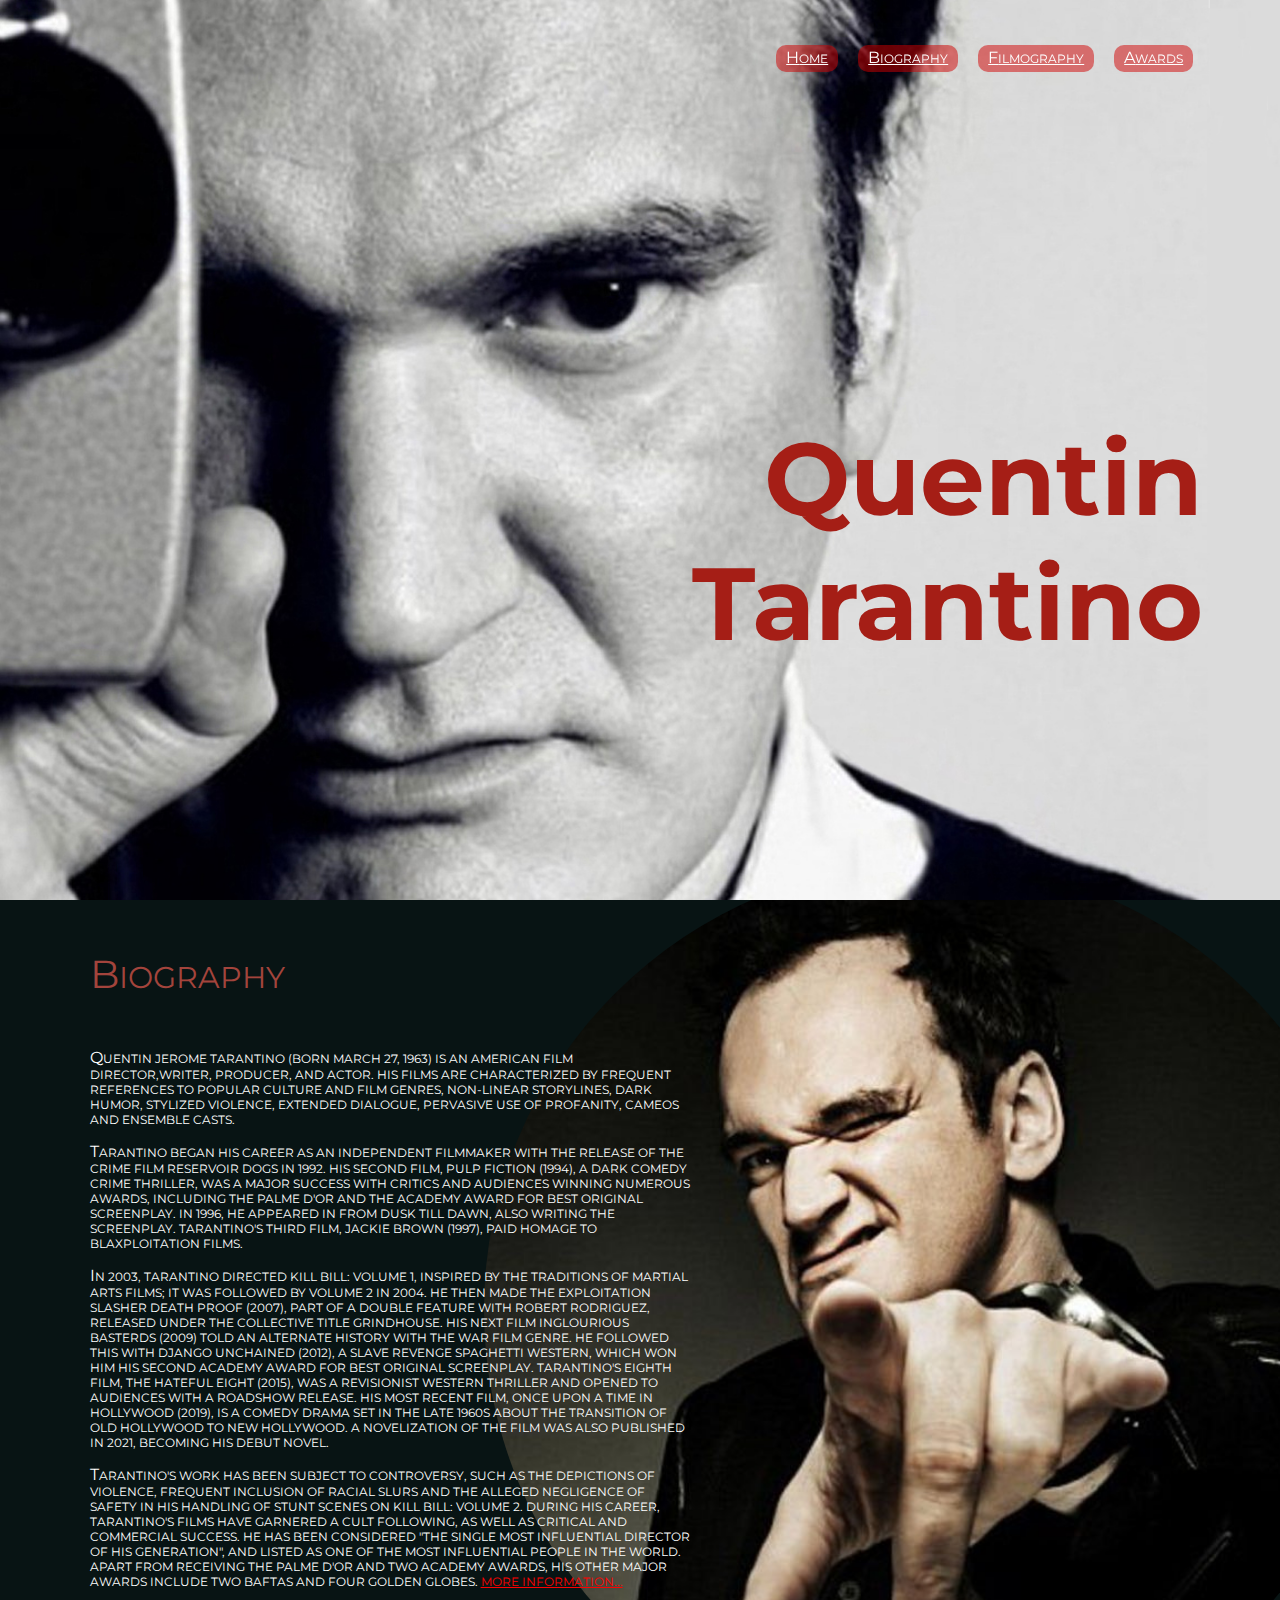
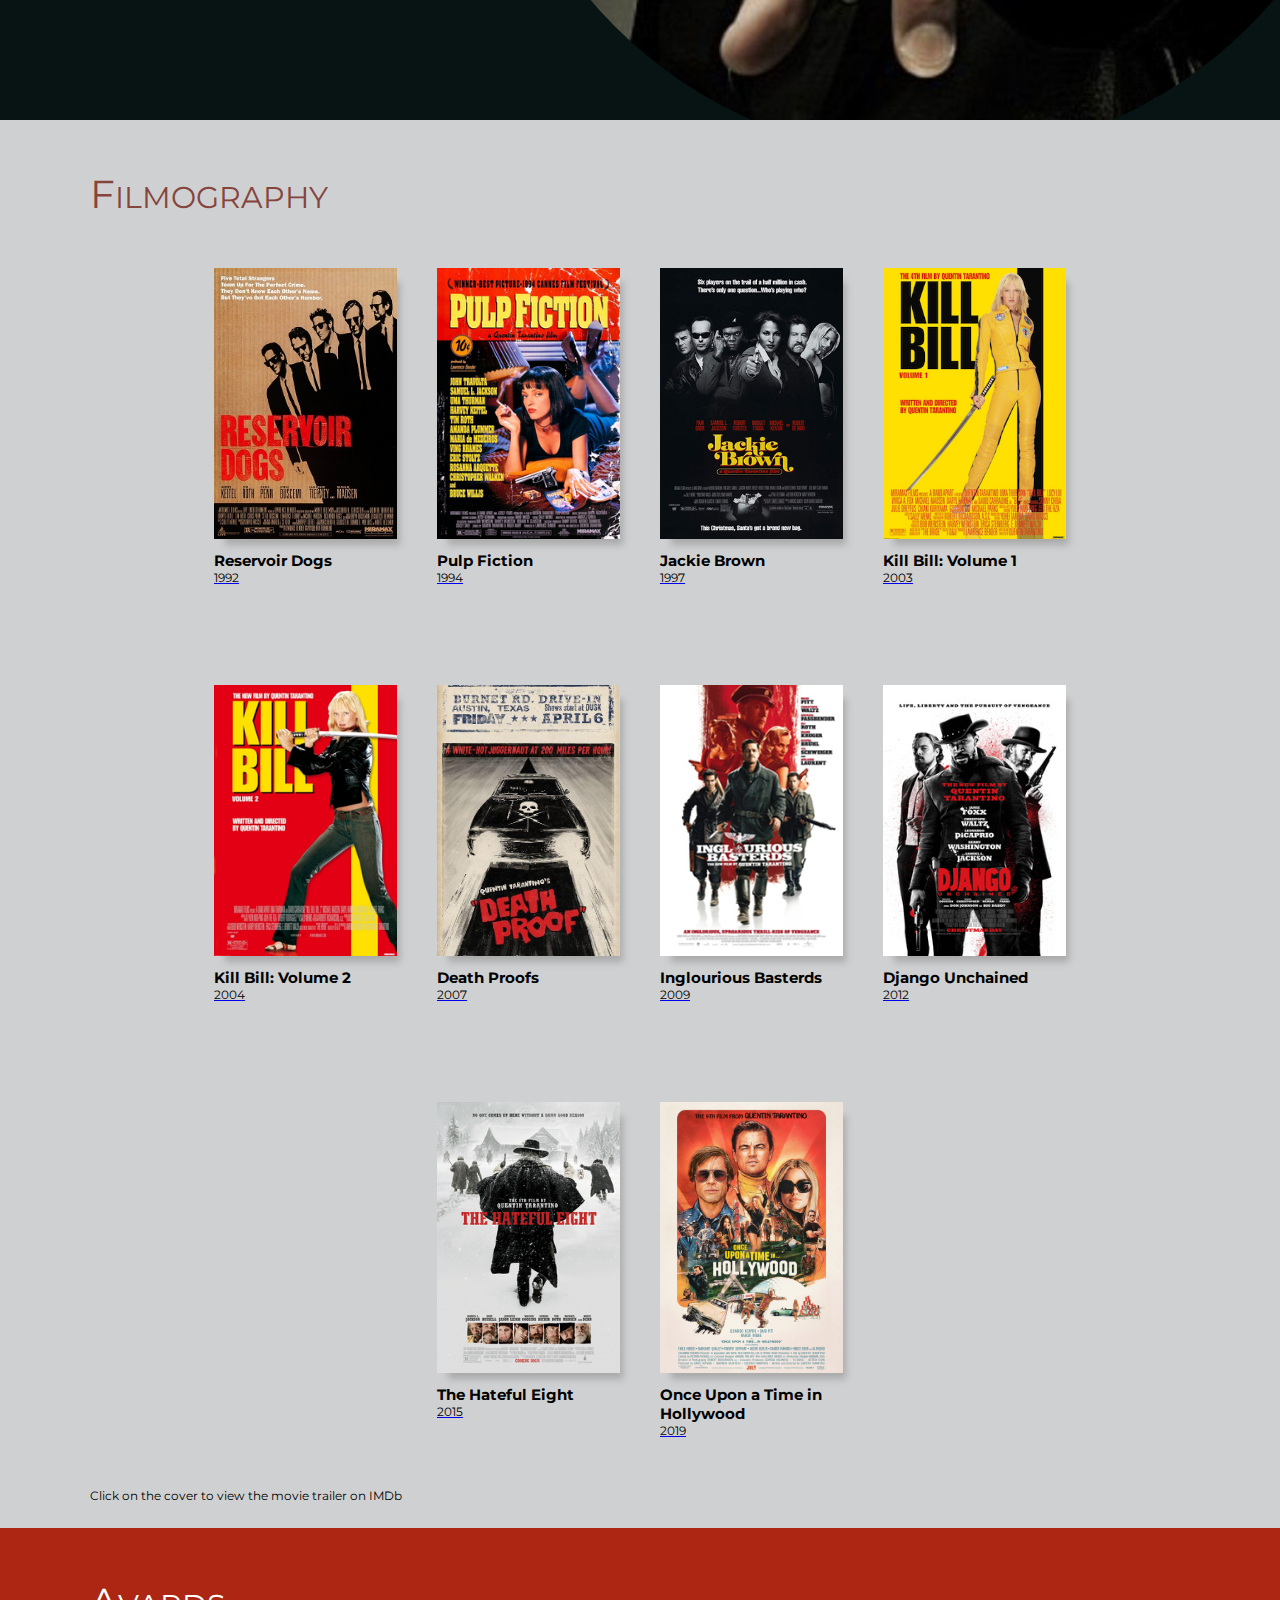
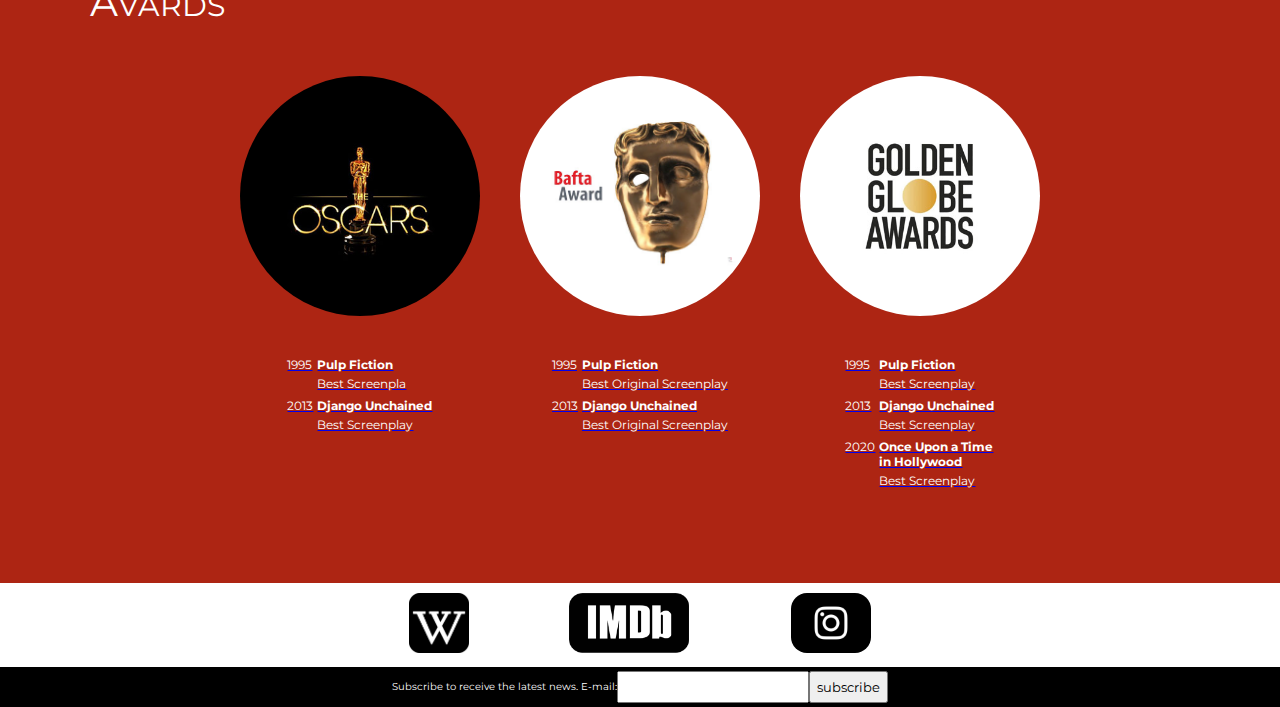
<file: index.html>
<!DOCTYPE html>
<html>
<head>
	<meta charset="utf-8">
	<meta name="viewport" content="width=device-width, initial-scale=1">
	<title>Quentin Tarantino</title>
	<link rel="stylesheet" type="text/css" href="style.css">
	<link rel="preconnect" href="https://fonts.googleapis.com">
	<link rel="preconnect" href="https://fonts.gstatic.com" crossorigin>
	<link href="https://fonts.googleapis.com/css2?family=Montserrat:wght@200;400;700&display=swap" rel="stylesheet">
</head>
<body>
	<header>
		    
	</header>
<!-- Content of the document -->
	<main class="mane-contayner">
<!-- Navigation menu -->
		<!-- Menu for large screens -->
		<nav class="top-menu full-screen layer-2">
			<a class="top-menu" href="#home">HOME</a>
			<a class="top-menu" href="#biography">BIOGRAPHY</a>
			<a class="top-menu" href="#filmography">FILMOGRAPHY</a>
			<a class="top-menu" href="#awards">AWARDS</a>
		</nav>
		<!-- Menu for mobile devices -->
		<div class="side-menu-button layer-2" onclick="OpenSideMenu()">☰</div>
		<nav id="side-menu" class="side-menu small-screen layer-2" style="width:0%">
			<a class="side-menu cansel" onclick="CloseSideMenu()">X</a>
			<a class="side-menu" href="#home" onclick="CloseSideMenu()">HOME</a>
			<a class="side-menu" href="#biography" onclick="CloseSideMenu()">BIOGRAPHY</a>
			<a class="side-menu" href="#filmography" onclick="CloseSideMenu()">FILMOGRAPHY</a>
			<a class="side-menu" href="#awards" onclick="CloseSideMenu()">AWARDS</a>
		</nav>

<!-- Page 01 -->
		<section class="page-01 herro-name layer-0">
			<div id="herro-name">
				<p>Quentin<br>Tarantino</p>
			</div>
			<img class="page-01 herro-name" src="Images/back-ground-01.jpg" alt="" >
		</section>
		<!-- Additional element to display the first page in the background -->
		<section id="home" class="page-01-additional">
			<div class="page-01-additional"></div>
		</section>

		<!-- Page 02 -->
		<section id="biography" class="page-02 herro-biography layer-1">
			<article class="herro-biography layer-2">
				<header class="herro-biography">
					<p class="header">BIOGRAPHY</p>
				</header>
				<main class="herro-biography">
					<p class="article-text-p1">
						QUENTIN JEROME TARANTINO (BORN MARCH 27, 1963) IS AN AMERICAN FILM DIRECTOR,WRITER, PRODUCER, AND ACTOR. HIS FILMS ARE CHARACTERIZED BY FREQUENT REFERENCES TO POPULAR CULTURE AND FILM GENRES, NON-LINEAR STORYLINES, DARK HUMOR, STYLIZED VIOLENCE, EXTENDED DIALOGUE, PERVASIVE USE OF PROFANITY, CAMEOS AND ENSEMBLE CASTS. 
					</p>
					<p class="article-text-p2">
						TARANTINO BEGAN HIS CAREER AS AN INDEPENDENT FILMMAKER WITH THE RELEASE OF THE CRIME FILM RESERVOIR DOGS IN 1992. HIS SECOND FILM, PULP FICTION (1994), A DARK COMEDY CRIME THRILLER, WAS A MAJOR SUCCESS WITH CRITICS AND AUDIENCES WINNING NUMEROUS AWARDS, INCLUDING THE PALME D'OR AND THE ACADEMY AWARD FOR BEST ORIGINAL SCREENPLAY. IN 1996, HE APPEARED IN FROM DUSK TILL DAWN, ALSO WRITING THE SCREENPLAY. TARANTINO'S THIRD FILM, JACKIE BROWN (1997), PAID HOMAGE TO BLAXPLOITATION FILMS.
					</p>
					<p class="article-text-p3">
						IN 2003, TARANTINO DIRECTED KILL BILL: VOLUME 1, INSPIRED BY THE TRADITIONS OF MARTIAL ARTS FILMS; IT WAS FOLLOWED BY VOLUME 2 IN 2004. HE THEN MADE THE EXPLOITATION SLASHER DEATH PROOF (2007), PART OF A DOUBLE FEATURE WITH ROBERT RODRIGUEZ, RELEASED UNDER THE COLLECTIVE TITLE GRINDHOUSE. HIS NEXT FILM INGLOURIOUS BASTERDS (2009) TOLD AN ALTERNATE HISTORY WITH THE WAR FILM GENRE. HE FOLLOWED THIS WITH DJANGO UNCHAINED (2012), A SLAVE REVENGE SPAGHETTI WESTERN, WHICH WON HIM HIS SECOND ACADEMY AWARD FOR BEST ORIGINAL SCREENPLAY. TARANTINO'S EIGHTH FILM, THE HATEFUL EIGHT (2015), WAS A REVISIONIST WESTERN THRILLER AND OPENED TO AUDIENCES WITH A ROADSHOW RELEASE. HIS MOST RECENT FILM, ONCE UPON A TIME IN HOLLYWOOD (2019), IS A COMEDY DRAMA SET IN THE LATE 1960S ABOUT THE TRANSITION OF OLD HOLLYWOOD TO NEW HOLLYWOOD. A NOVELIZATION OF THE FILM WAS ALSO PUBLISHED IN 2021, BECOMING HIS DEBUT NOVEL.
					</p>
					<p class="article-text-p4">
						TARANTINO'S WORK HAS BEEN SUBJECT TO CONTROVERSY, SUCH AS THE DEPICTIONS OF VIOLENCE, FREQUENT INCLUSION OF RACIAL SLURS AND THE ALLEGED NEGLIGENCE OF SAFETY IN HIS HANDLING OF STUNT SCENES ON KILL BILL: VOLUME 2. DURING HIS CAREER, TARANTINO'S FILMS HAVE GARNERED A CULT FOLLOWING, AS WELL AS CRITICAL AND COMMERCIAL SUCCESS. HE HAS BEEN CONSIDERED "THE SINGLE MOST INFLUENTIAL DIRECTOR OF HIS GENERATION", AND LISTED AS ONE OF THE MOST INFLUENTIAL PEOPLE IN THE WORLD. APART FROM RECEIVING THE PALME D'OR AND TWO ACADEMY AWARDS, HIS OTHER MAJOR AWARDS INCLUDE TWO BAFTAS AND FOUR GOLDEN GLOBES. <a class="article-text-p4" href="https://en.wikipedia.org/wiki/Quentin_Tarantino">
						MORE INFORMATION...</a>
					</p>
				</main>					
			</article>
			<div class="herro-biography">
				<img class="herro-biography" src="Images/back-ground-02.jpg" alt="">
			</div>
		</section>

 
<!-- Page 03 -->
		<section id="filmography" class="page-03 herro-filmography layer-1">
			<article class="herro-filmography">
				<header class="herro-filmography">
					<p>FILMOGRAPHY</p>
				</header>
				<Main class="herro-filmography">
	<!-- Beginning of the description of the movie 01-->
					<a href="https://www.imdb.com/video/vi3028484377/?playlistId=tt0105236?ref_=ext_shr_lnk" target="_blank" class="movie">
						<div class="cover">
							<img src="Images/movie-01.png" alt="No image">
						</div>
						<div class="movie-name">
							<p>Reservoir Dogs</p>
						</div>
						<div class="movie-year">
							<p>1992</p>
						</div>
					</a>
	<!-- The end of the description of the movie -->

	<!-- Beginning of the description of the movie 02-->
					<a href="https://www.imdb.com/video/vi2620371481/?playlistId=tt0110912?ref_=ext_shr_lnk" target="_blank" class="movie">
						<div class="cover">
							<img src="Images/movie-02.jpg" alt="No image">
						</div>
						<div class="movie-name">
							<p>Pulp Fiction</p>
						</div>
						<div class="movie-year">
							<p>1994</p>
						</div>
					</a>
				<!-- The end of the description of the movie -->

					<!-- Beginning of the description of the movie 03-->
					<a href="https://www.imdb.com/video/vi1667021593/?playlistId=tt0119396?ref_=ext_shr_lnk" target="_blank" class="movie">
						<div class="cover">
							<img src="Images/movie-03.png" alt="No image">
						</div>
						<div class="movie-name">
							<p>Jackie Brown</p>
						</div>
						<div class="movie-year">
							<p>1997</p>
						</div>
					</a>
				<!-- The end of the description of the movie -->

					<!-- Beginning of the description of the movie 04-->
					<a href="https://www.imdb.com/video/vi3102711321/?playlistId=tt0266697?ref_=ext_shr_lnk" target="_blank" class="movie">
						<div class="cover">
							<img src="Images/movie-04.png" alt="No image">
						</div>
						<div class="movie-name">
							<p>Kill Bill: Volume 1</p>
						</div>
						<div class="movie-year">
							<p>2003</p>
						</div>
					</a>
				<!-- The end of the description of the movie -->

					<!-- Beginning of the description of the movie 05-->
					<a href="https://www.imdb.com/video/vi405667865/?playlistId=tt0378194?ref_=ext_shr_lnk" target="_blank" class="movie">
						<div class="cover">
							<img src="Images/movie-05.png" alt="No image">
						</div>
						<div class="movie-name">
							<p>Kill Bill: Volume 2</p>
						</div>
						<div class="movie-year">
							<p>2004</p>
						</div>
					</a>
				<!-- The end of the description of the movie -->

					<!-- Beginning of the description of the movie 06-->
					<a href="https://www.imdb.com/video/vi840277017/?playlistId=tt1028528?ref_=ext_shr_lnk" target="_blank" class="movie">
						<div class="cover">
							<img src="Images/movie-06.png" alt="No image">
						</div>
						<div class="movie-name">
							<p>Death Proofs</p>
						</div>
						<div class="movie-year">
							<p>2007</p>
						</div>
					</a>
				<!-- The end of the description of the movie -->

					<!-- Beginning of the description of the movie 07 -->
					<a href="https://www.imdb.com/video/vi3738173977/?playlistId=tt0361748?ref_=ext_shr_lnk" target="_blank" class="movie">
						<div class="cover">
							<img src="Images/movie-07.jpg" alt="No image">
						</div>
						<div class="movie-name">
							<p>Inglourious Basterds</p>
						</div>
						<div class="movie-year">
							<p>2009</p>
						</div>
					</a>
				<!-- The end of the description of the movie -->

					<!-- Beginning of the description of the movie 08-->
					<a href="https://www.imdb.com/video/vi2291574553/?playlistId=tt1853728?ref_=ext_shr_lnk" target="_blank" class="movie">
						<div class="cover">
							<img src="Images/movie-08.jpg" alt="No image">
						</div>
						<div class="movie-name">
							<p>Django Unchained</p>
						</div>
						<div class="movie-year">
							<p>2012</p>
						</div>
					</a>
				<!-- The end of the description of the movie -->

					<!-- Beginning of the description of the movie 09-->
					<a href="https://www.imdb.com/video/vi2079306521/?playlistId=tt3460252?ref_=ext_shr_lnk" target="_blank" class="movie">
						<div class="cover">
							<img src="Images/movie-09.jpg" alt="No image">
						</div>
						<div class="movie-name">
							<p>The Hateful Eight</p>
						</div>
						<div class="movie-year">
							<p>2015</p>
						</div>
					</a>
				<!-- The end of the description of the movie -->

					<!-- Beginning of the description of the movie 10-->
					<a href="https://www.imdb.com/video/vi1385741849/?playlistId=tt7131622?ref_=ext_shr_lnk" target="_blank" class="movie">
						<div class="cover">
							<img src="Images/movie-10.png" alt="No image">
						</div>
						<div class="movie-name">
							<p>Once Upon a Time in Hollywood</p>
						</div>
						<div class="movie-year">
							<p>2019</p>
						</div>
					</a>
				<!-- The end of the description of the movie -->
			</Main>
			<footer class="herro-filmography">
				<p>Click on the cover to view the movie trailer on IMDb</p>
			</footer>
			</article>
		</section>


		<!-- Page 04 -->
		<section id="awards" class="page-04 herro-avards layer-1">
			<article class="herro-avards">
				<header class="herro-avards">
					<p class="header">AVARDS</p>
				</header>
				<main class="herro-avards">
<!-- Description of the award 01-->
					<a href="https://www.oscars.org/search/site/tarantino" target="_blank" class="avard">
						<div class="avard-image">
							<img src="Images/reward-01.jpg" alt="No image">
						</div>
						<table class="avard-date-table">
							<!-- blok 01 -->
							<tr>
								<td class="avard-year">1995</td>
								<td class="movie-name">Pulp Fiction</td>
							</tr>
							<tr>
								<td></td>
								<td class="avard-name">Best Screenpla</td>
							</tr>
							<!-- blok 02 -->
							<tr>
								<td class="avard-year">2013</td>
								<td class="movie-name">Django Unchained</td>
							</tr>
							<tr>
								<td></td>
								<td class="avard-name">Best Screenplay</td>
							</tr>
						</table>
					</a>

<!-- Description of the award 02-->
					<a href="https://www.bafta.org/search/bafta/quentin" target="_blank" class="avard">
						<div class="avard-image">
							<img src="Images/reward-02.jpg" alt="No image">
						</div>
						<table class="avard-date-table">
							<!-- blok 01 -->
							<tr>
								<td class="avard-year">1995</td>
								<td class="movie-name">Pulp Fiction</td>
							</tr>
							<tr>
								<td></td>
								<td class="avard-name">Best Original Screenplay</td>
							</tr>
							<!-- blok 02 -->
							<tr>
								<td class="avard-year">2013</td>
								<td class="movie-name">Django Unchained</td>
							</tr>
							<tr>
								<td></td>
								<td class="avard-name">Best Original Screenplay</td>
							</tr>
						</table>
					</a>

<!-- Description of the award 03-->
					<a href="https://www.goldenglobes.com/person/quentin-tarantino" target="_blank" class="avard">
						<div class="avard-image">
							<img src="Images/reward-03.jpg" alt="No image">
						</div>
						<table class="avard-date-table">
							<!-- blok 01 -->
							<tr>
								<td class="avard-year">1995</td>
								<td class="movie-name">Pulp Fiction</td>
							</tr>
							<tr>
								<td></td>
								<td class="avard-name">Best Screenplay</td>
							</tr>
							<!-- blok 02 -->
							<tr>
								<td class="avard-year">2013</td>
								<td class="movie-name">Django Unchained</td>
							</tr>
							<tr>
								<td></td>
								<td class="avard-name">Best Screenplay</td>
							</tr>
							<!-- blok 03 -->
							<tr>
								<td class="avard-year">2020</td>
								<td class="movie-name">Once Upon a Time<br> in Hollywood</td>
							</tr>
							<tr>
								<td></td>
								<td class="avard-name">Best Screenplay</td>
							</tr>
						</table>
					</a>
					<!-- End of reward description -->
				</main>
			</article>
		</section>
	</main>
	<footer class="final-footer layer-1">
		<a href="https://en.wikipedia.org/wiki/Quentin_Tarantino" target="_blank">
			<img id="wic" src="Images/icon-01.png" alt="">
		</a>
		<a href="https://www.imdb.com/name/nm0000233/?ref_=nv_sr_srsg_1" target="_blank">
			<img id="imdb" src="Images/icon-03.png" alt="">
		</a>
		<a href="https://www.instagram.com/tarantinoxx/" target="_blank">
			<img id="inst" src="Images/icon-02.jpg" alt="">
		</a>
		<div class="black-line">
			<form action="">
				<p>
					<label for="email-address">Subscribe to receive the latest news.   E-mail:</label>  
					<input type="email" name="email-address">
					<button type="button">subscribe</button>
				</p>
				   
			</form>
		</div>
	</footer>

	<script>
		function OpenSideMenu(){
			document.getElementById("side-menu").style.width = "100%"
		}
		function CloseSideMenu(){
			document.getElementById("side-menu").style.width = "0%"
		}
	</script>
</body>
</html>
</file>
<file: style.css>
/* Setting basic parameters */
body{
	margin: 0;
}

*{
	margin: 0;
	font-family: Montserrat;

}
  
/*-------- Navigation menu ----------------*/
/* Large screen menu */
.top-menu{
	display: inline-block;
}

nav.top-menu{
	position: fixed;
	display: flex;
	top: 5%;
	right:6%;
	justify-content: space-around;
}

nav a.top-menu{
	box-sizing: border-box;
	margin: 0 10px;
	padding: 3px 10px 5px 10px;
	font-size: 12px;
	color: rgb(255, 255, 255);
	background-color: rgba(210, 0, 0, 0.5);
	border-radius: 10px;
}

nav a.top-menu:hover{
	background-color: rgb(200, 0, 0);
	transform: scale(1.2);
}

/* >>>>>> Mobile adaptation <<<<<<< */
/* Small screen menu (sidebar) */
.side-menu-button{
	display: block;
}

nav.side-menu{
	display: flex;
	flex-direction: column;
	box-sizing: border-box;
	position: fixed;
	background-color: black;
	top: 0;
	left: 0;
	/* width: 100%; */
	height: 100%;
	overflow: hidden;
	transition: 0.5s;
}

nav a.side-menu{
	display: inline-flex;
	background-color: rgb(173, 37, 19);
	color: white;
	font-size: 30px;
	text-decoration: none;
	font-weight: 700;
	margin: 10px 30px;
	padding: 20px;
	align-items: center;
	justify-content: center;
	border-radius: 10px;
}

nav a.cansel{
	width: 80px;
}


/*-------- Page 01 -----------------*/
/*Beginning page decoration. Setting the background image*/
section.page-01{
	display: block;
	position: fixed;
	top:0;
	left: 0;
	width: 100vw;
	height: 100vh;
	background-image: url("Images/back-ground-01.jpg");
	background-size: cover;

}

/* Formatting the tag with the name of the hero */
#herro-name{
	display: inline-block;
	position: absolute;
	bottom: 26%;
	right:6%;
	font-size: 8vw;
	font-weight: 700;
	color: rgb(165, 30, 22);
	text-align:right;
}

/* >>>>>> Mobile adaptation <<<<<<< */
	/*Hide the hero image from the page. It is needed for the small screen only.*/
	img.herro-name{
		display:none;
	}

/* Additional blank and transparent page. Needed for visual effects. */
 .page-01-additional{
	display: inline-block;
	position: relative;
	width: 100vw;
	height: 100vh;

}

/*-------- Page 02 ----------------*/
/*Beginning page decoration. Setting the background image*/
section.page-02{
	display: inline-block;
	position: relative;
	min-height: 800px;
	background: rgb(8, 20, 20);
	width: 100%;
	padding-bottom: 20px;
	overflow: hidden;
}

/*Describing article properties*/
article.herro-biography{
	position: relative;
	left: 7%;
	width: 50%;
	max-width: 600px;
	color: white;
	margin-bottom: 20px;
}

/*Describing article title properties*/
section.page-02 header{
	margin-top: 50px;
	margin-bottom: 50px;
	color: rgb(163 68 60);
	font-size: 30px;
}

/*Describing the properties of the article text*/
article.herro-biography main p {
	font-size: 12px;
	margin-top: 15px;
}

/*Describe the properties of the link to Wik at the end of the article */
a.article-text-p4{
	color:red;
}

/* Describing image properties on the page */
div.herro-biography{
	display: inline-block;
	position: absolute;
	right: -100px;
	top: calc((100% - 70vw)/ 2);
	width: 70vw;
	height: 70vw;
	border-radius: 50%;
	overflow: hidden;
}

img.herro-biography{
	position: relative;
	width: 100%;
	height: 100%;
	object-fit: cover;

}

/*-------- Page 03 ----------------*/
section.page-03{
	display: inline-block;
	position: relative;
	width: 100%;
	/* height: 600px; */
	background-color: rgb(207 208 210);
}

/*Describing article properties*/
article.herro-filmography{
display: inline-block;
position: relative;
left: 7%;
width: 86%;
margin: auto 0;

}
/*Describing article title properties*/
section.page-03 header{
	display: block;
	font-size: 30px;
	color: rgb(133, 68, 60);
	margin-top: 50px;
	/* margin-bottom: 50px; */
}

/* Describing the properties of the block containing movies */
main.herro-filmography{
	position: relative;
	display:inline-flex;
	flex-direction: row;
	justify-content:center;
	flex-wrap: wrap;
	margin: 0 auto;
	top: 0;
	left: 0;
}

/* Describing properties of a single movie block */
main.herro-filmography a.movie{
	display: inline-block;
	margin-top: 50px;
	margin-bottom: 50px;
	margin-left: 20px;
	margin-right: 20px;
	transition: all 0.5s;
}
/* Block scaling on hover */
main.herro-filmography a.movie:hover {
	transform: scale(1.1);
}

/* Describing properties of the movie cover */
main.herro-filmography div.cover{
	display: block;
	width: 183px;
	height: 271px;
	box-shadow: 7px 10px 7px -4px #aaaaaa;
}

/*Movie image property description*/
div.cover img{
	width: 100%;
	height: 100%;
	object-fit: cover;
}

/* Movie name property description */
main.herro-filmography div.movie-name{
	display: inline-block;
	color: black;
	font-weight: 700;
	font-size: 15px;
	margin-top: 12px;
	width: 183px;
}

/* Description of the movie year property */
main.herro-filmography div.movie-year{
	display: block;
	color: black;
	font-weight: 400;
	font-size: 12px;
	text-decoration: none;
}
div.movie-year p{
	text-decoration: none;
}

/* Page footer property description */
footer.herro-filmography{
	color: black;
	font-size: 12px;
	margin-bottom: 25px;
}




/*-------- Page 04 ----------------*/
section.page-04{
	display: inline-block;
	position: relative;
	width: 100%;
	background-color: rgb(173, 37, 19);
}

/* Description of the award article property */
article.herro-avards{
	display: inline-block;
	position: relative;
	left: 7%;
	width: 86%;
	margin: auto 0;
	
	}
/*Describing article title properties*/
article.herro-avards header{
		display: block;
		font-size: 30px;
		color: white;
		margin-top: 50px;
		/* margin-bottom: 50px; */
	}

/* Describing the properties of the block containing avards */
main.herro-avards{
	display:inline-flex;
	flex-direction: row;
	justify-content:center;
	flex-wrap: wrap;
	width: 100%;}

/*Single Reward Block Property Description*/
main.herro-avards a.avard{
	display: inline-block;
	margin-top: 50px;
	margin-bottom: 50px;
	margin-left: 20px;
	margin-right: 20px;
	/* border: 3px solid black; */
	transition: all 0.5s;
}
/*Hover animation added*/
main.herro-avards a.avard:hover {
	transform: scale(1.1);
}

/*Description of the properties of the award image*/
div.avard-image img{
	display: block;
	width: 240px;
	height: 240px;
	object-fit: cover;
	border-radius: 50%;
}

/*Описание таблицы награды*/
table.avard-date-table{
	color: white;
	font-size: 12px;
	text-decoration: none;
	margin: 3vw auto;
}
/*Description of the properties of the table under the awards*/
.avard-date-table .movie-name{
	font-weight: 700;
	height: 3px;
}
.avard-date-table .avard-name{
	height: 18px;
}
.avard-date-table td{
	vertical-align: top;
}

/*-------- Footer ----------------*/
/* Description of site footer properties */
footer.final-footer{
	display: inline-flex;
	position: relative;
	flex-direction: row;
	width: 100%;
	flex-wrap: wrap;
	justify-content: center;
	background-color: white;
}

/*Picture settings*/
footer.final-footer img{
	height: 60px;
	margin: 10px 50px;
}

/*Adjusting the corners of a single picture (Inst)*/
#inst{
	display: block;
	border-radius: 16px;
	overflow: hidden;
}
/* Black line. */
div.black-line{
	display: inline-flex;
	width: 100%;
	height: 40px;
	background-color: black;
	justify-content: center;
	align-items: center;
}

.black-line form{
	display: flex;
	height: 80%;
	margin: auto 10 px;
	align-items:stretch;
}

.black-line p{
	display: flex;
	color: white;
	font-size: 10px;
}

.black-line p label{
	align-self: center;
}

/* -----------General settings for different elements----------- */
/*Make the first letter larger*/ 
article.herro-biography p:first-letter,
 a.top-menu:first-letter,
 header.herro-filmography p:first-letter,
 article.herro-avards header:first-letter
 {
	font-size: 1.3em;
}

/* Layer order description */
.layer-0{
	z-index: 0;
}

.layer-1{
	z-index: 1;
}

.layer-2{
	z-index: 2;
}

/* Remove gaps between sections */
main.mane-contayner{
	font-size: 0;
}

/*Setting the smooth scrolling property*/
html {
  scroll-behavior: smooth;
}


/* >>>>>> Adaptation for screen less than 800px px<<<<<<< */

@media screen and (max-width: 800px){
		
	/*-------- Page 02 -----------------*/
	section.page-02{
		display: inline-flex;
		flex-wrap: wrap;
		position: relative;
		width: 100%;
		overflow: hidden;
	}

	/* Article properties */
	article.herro-biography{
		display: flex;
		flex-wrap: wrap;
		flex-direction: column;
		left: 5%;
		max-width: initial;
		width: 90%;
		color: white;
		margin-bottom: 20px;
	}

	/* Article Title Properties */
	section.page-02 header{
		margin-top: 50px;
		margin-bottom: 50px;
		color: rgb(163 68 60);
		font-size: 30px;
	}

	/* Article text properties */
	article.herro-biography main p {
		font-size: 12px;
		margin-top: 15px;
	}

	/*Link Properties Wik */
	a.article-text-p4{
		color:red;
	}

	/* Hero image properties */
	div.herro-biography{
		display: flex;
		position: relative;
		/* display: inline-block; */
		/* position: absolute; */
		right: 0px;
		order: -1;
		/* top: calc((100% - 70vw)/ 2); */
		width: 100%;
		border-radius: initial;
		overflow: hidden;
	}

	img.herro-biography{
		display: flex;
		position: relative;
		width: 100%;
		height: 100%;
		object-fit: cover;

	}
}

/* >>>>>> Adaptation for screen less than 480 px<<<<<<< */
@media screen and (max-width: 480px) {

	/* Stop showing big menu */
	nav.full-screen{
		display: none;
	}
	/*-------- Mobile menu  ----------------*/
	/* Set side menu options */
	.side-menu-button{
		display: flex;
		position: fixed;
		background-color: rgba(173, 37, 19, 0.5);
		top: 0;
		right: 0;
		margin-right: 10px;
		margin-top: 10px;
		width: 75px;
		height: 75px;
		border-radius: 10px;
		font-size: 50px;
		color: white;
		justify-content: center;
	}

	/*-------- Page 01 -----------------*/
	/* Set the properties of the first page */
	section.page-01{
		display: block;
		position: fixed;
		top:0;
		left: 0;
		width: 100vw;
		height: 100vh;
		background-image:none;
		background-color:rgb(173, 37, 19);
		background-size: cover;

	}
	/* Set photo properties */
	img.herro-name{
		display:inline-block;
		position: relative;
		width:150%;
		top:33%;
		margin: auto;
	}
	
	/* Set properties of the hero's name */
	#herro-name{
		display: inline-block;
		position: absolute;
		top: 14%;
		right:6%;
		font-size: 13vw;
		font-weight: 700;
		color: rgb(255, 255, 255);
		text-align:right;
	}

	/*-------- Page 03 ----------------*/
/*Small changes in the block with one movie*/
main.herro-filmography a.movie{
	display: inline-block;
	margin-top: 20px;
	margin-bottom: 20px;
	margin-left: 10px;
	margin-right: 10px;
	/* border: 3px solid black; */
	transition: all 0.5s;
}

	/*-------- Page 04 ----------------*/
/* Small changes in the block with one avard */
main.herro-avards a.avard{
	display: inline-block;
	margin-top: 10px;
	margin-bottom: 10px;
	margin-left: 20px;
	margin-right: 20px;
	/* border: 3px solid black; */
	transition: all 0.5s;
}

}
</file>
